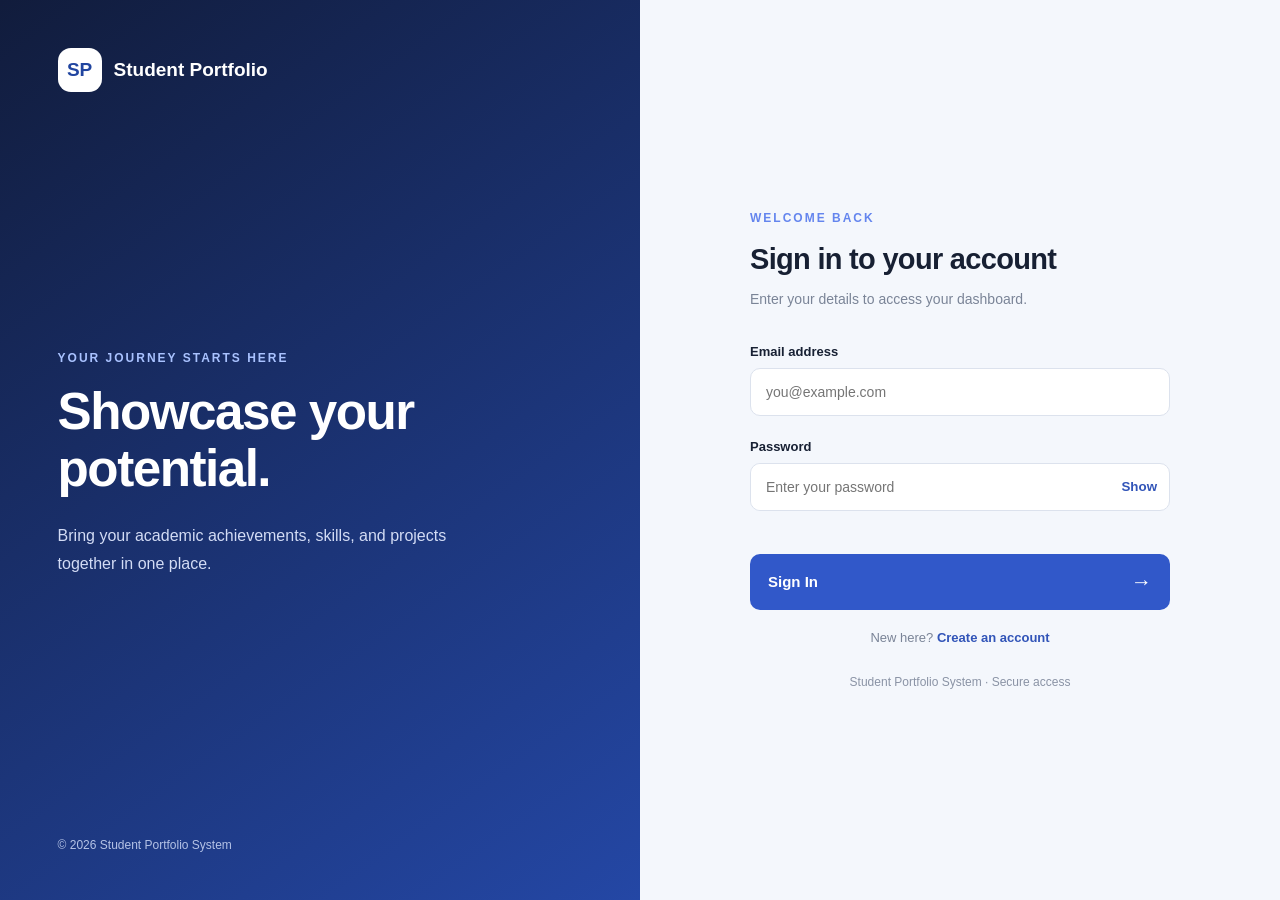
<file: backend/app/frontend/index.html>
<!DOCTYPE html>
<html lang="en">
<head>
  <meta charset="UTF-8">
  <meta name="viewport" content="width=device-width, initial-scale=1.0">
  <meta name="theme-color" content="#172554">
  <title>Student Portfolio | Dashboard</title>
  <link rel="stylesheet" href="style.css">
  <script src="script.js" defer></script>
</head>
<body>
  <aside class="sidebar">
    <a class="brand" href="#" aria-label="Student Portfolio home">
      <span class="brand-icon">SP</span>
      <span>Student<span class="brand-light">Portfolio</span></span>
    </a>

    <p class="nav-label">WORKSPACE</p>
    <nav class="navigation" aria-label="Main navigation">
      <a href="#dashboard" class="nav-link active">
        <span>▦</span> Dashboard
      </a>
      <a href="#students" class="nav-link">
        <span>♙</span> Students
      </a>
      <a href="#studentForm" class="nav-link">
        <span>＋</span> Add Student
      </a>
      <a href="#portfolioItems" class="nav-link">
        <span>✦</span> Portfolio
      </a>
    </nav>

    <div class="sidebar-bottom">
      <div class="sidebar-note">
        <span class="note-icon">✦</span>
        <strong>Student Workspace</strong>
        <p>Keep student profiles organized in one place.</p>
      </div>
      <p class="sidebar-footer">Student Portfolio System</p>
    </div>
  </aside>

  <main class="main-content" id="dashboard">
    <header class="topbar">
      <div>
        <p class="eyebrow">WORKSPACE / OVERVIEW</p>
        <h1>Dashboard</h1>
      </div>
      <div class="topbar-right">
        <span class="status-dot" id="apiStatus">
          <span class="dot"></span>
          Connecting...
        </span>
        <button type="button" id="logoutButton" class="button button-light">
          Sign out
        </button>
        <span class="avatar" aria-hidden="true">SP</span>
      </div>
    </header>

    <section class="welcome-banner">
      <div class="welcome-copy">
        <span class="welcome-tag">STUDENT MANAGEMENT</span>
        <h2>Welcome to your workspace 👋</h2>
        <p>Manage student profiles, explore skills, and keep information organized.</p>
        <a href="#studentForm" class="welcome-button">＋ Add a student</a>
      </div>
      <div class="welcome-art" aria-hidden="true">
        <div class="art-circle circle-one"></div>
        <div class="art-circle circle-two"></div>
        <div class="art-card">
          <span class="art-symbol">♙</span>
          <span class="art-line"></span>
          <span class="art-line short"></span>
          <span class="art-check">✓</span>
        </div>
      </div>
    </section>

    <section class="stats-grid" aria-label="Dashboard statistics">
      <article class="stat-card">
        <div class="stat-icon blue">♙</div>
        <p class="stat-label">Total Students</p>
        <p class="stat-number" id="totalStudents">—</p>
        <p class="stat-foot">Registered profiles</p>
      </article>

      <article class="stat-card">
        <div class="stat-icon purple">⌕</div>
        <p class="stat-label">Departments</p>
        <p class="stat-number" id="totalDepartments">—</p>
        <p class="stat-foot">Unique departments</p>
      </article>

      <article class="stat-card">
        <div class="stat-icon green">✓</div>
        <p class="stat-label">Profiles with Skills</p>
        <p class="stat-number" id="profilesWithSkills">—</p>
        <p class="stat-foot">Skills information added</p>
      </article>
    </section>

    <section class="content-section" id="students">
      <div class="section-heading">
        <div>
          <p class="eyebrow">YOUR DIRECTORY</p>
          <h2>Student Profiles</h2>
          <p class="section-description">View, search, and manage student information.</p>
        </div>
        <button type="button" id="refreshButton" class="button button-light">
          ↻ Refresh
        </button>
      </div>

      <div class="toolbar">
        <label class="search-box">
          <span aria-hidden="true">⌕</span>
          <input
            type="search"
            id="searchInput"
            placeholder="Search name, email, department..."
            aria-label="Search student profiles"
          >
        </label>
        <span class="result-count" id="studentCount">Loading profiles...</span>
      </div>

      <div id="studentList" class="student-grid" aria-live="polite">
        <div class="empty-state">Loading student profiles...</div>
      </div>
    </section>

    <section class="content-section form-section" id="studentFormSection">
      <div class="section-heading">
        <div>
          <p class="eyebrow">PROFILE MANAGEMENT</p>
          <h2 id="formTitle">Add New Student</h2>
          <p class="section-description">Enter student details to create a profile.</p>
        </div>
      </div>

      <form id="studentForm">
        <input type="hidden" id="studentId">

        <div class="form-grid">
          <div class="form-field">
            <label for="name">Full Name <span>*</span></label>
            <input id="name" name="name" required maxlength="100"
              placeholder="Enter full name">
          </div>

          <div class="form-field">
            <label for="email">Email Address <span>*</span></label>
            <input id="email" name="email" type="email" required maxlength="150"
              placeholder="student@example.com">
          </div>

          <div class="form-field">
            <label for="department">Department <span>*</span></label>
            <input id="department" name="department" required maxlength="100"
              placeholder="e.g. Computer Science">
          </div>

          <div class="form-field">
            <label for="college">College</label>
            <input id="college" name="college" maxlength="150"
              placeholder="Enter college name">
          </div>

          <div class="form-field full-width">
            <label for="bio">About Student</label>
            <textarea id="bio" name="bio" maxlength="2000"
              placeholder="Write a short introduction..."></textarea>
          </div>

          <div class="form-field full-width">
            <label for="skills">Skills</label>
            <input id="skills" name="skills" maxlength="500"
              placeholder="Python, Java, HTML, SQL">
            <small>Separate multiple skills with commas.</small>
          </div>
        </div>

        <div class="form-actions">
          <button type="submit" id="saveButton" class="button button-primary">
            Save Student
          </button>
          <button type="button" id="cancelButton" class="button button-light" hidden>
            Cancel
          </button>
        </div>

        <p id="message" class="message" role="status" aria-live="polite"></p>
      </form>
    </section>

    <section class="content-section" id="portfolioItems">
      <div class="section-heading">
        <div>
          <p class="eyebrow">STUDENT WORK</p>
          <h2>Achievements, Activities &amp; Projects</h2>
          <p class="section-description">Browse and manage portfolio items linked to student profiles.</p>
        </div>
        <button type="button" id="refreshItemsButton" class="button button-light">
          ↻ Refresh
        </button>
      </div>

      <div class="toolbar portfolio-toolbar">
        <label class="filter-field">
          <span>Student</span>
          <select id="itemStudentFilter" aria-label="Filter portfolio items by student">
            <option value="">All students</option>
          </select>
        </label>
        <label class="filter-field">
          <span>Category</span>
          <select id="itemCategoryFilter" aria-label="Filter portfolio items by category">
            <option value="">All categories</option>
            <option value="achievement">Achievement</option>
            <option value="activity">Activity</option>
            <option value="project">Project</option>
          </select>
        </label>
        <span class="result-count" id="itemCount">Loading portfolio items...</span>
      </div>

      <div id="itemList" class="item-grid" aria-live="polite">
        <div class="empty-state">Loading portfolio items...</div>
      </div>
    </section>

    <section class="content-section form-section" id="portfolioFormSection">
      <div class="section-heading">
        <div>
          <p class="eyebrow">PORTFOLIO MANAGEMENT</p>
          <h2 id="itemFormTitle">Add Portfolio Item</h2>
          <p class="section-description">Record an achievement, activity, or project for a student.</p>
        </div>
      </div>

      <form id="itemForm">
        <input type="hidden" id="itemId">

        <div class="form-grid">
          <div class="form-field">
            <label for="itemStudentId">Student <span>*</span></label>
            <select id="itemStudentId" required>
              <option value="">Select a student</option>
            </select>
          </div>

          <div class="form-field">
            <label for="itemCategory">Category <span>*</span></label>
            <select id="itemCategory" required>
              <option value="">Select a category</option>
              <option value="achievement">Achievement</option>
              <option value="activity">Activity</option>
              <option value="project">Project</option>
            </select>
          </div>

          <div class="form-field full-width">
            <label for="itemTitle">Title <span>*</span></label>
            <input id="itemTitle" required maxlength="150" placeholder="Enter a title">
          </div>

          <div class="form-field full-width">
            <label for="itemDescription">Description <span>*</span></label>
            <textarea id="itemDescription" required placeholder="Describe the item..."></textarea>
          </div>

          <div class="form-field">
            <label for="itemTechnologies">Technologies</label>
            <input id="itemTechnologies" maxlength="300" placeholder="Python, React, SQL">
          </div>

          <div class="form-field">
            <label for="itemLink">Link</label>
            <input id="itemLink" type="url" maxlength="500" placeholder="https://example.com">
          </div>
        </div>

        <div class="form-actions">
          <button type="submit" id="saveItemButton" class="button button-primary">
            Save Item
          </button>
          <button type="button" id="cancelItemButton" class="button button-light" hidden>
            Cancel
          </button>
        </div>

        <p id="itemMessage" class="message" role="status" aria-live="polite"></p>
      </form>
    </section>

    <footer class="page-footer">
      <span>Student Portfolio System</span>
      <span>Student information management</span>
    </footer>
  </main>
</body>
</html>
</file>
<file: backend/app/frontend/style.css>
@import url('https://fonts.googleapis.com/css2?family=Inter:wght@400;500;600;700;800&display=swap');

:root {
  --primary: #3659d9;
  --primary-dark: #2847bb;
  --navy: #172554;
  --background: #f5f7fc;
  --surface: #ffffff;
  --text: #1c2942;
  --muted: #758198;
  --border: #e6eaf2;
  --green: #16865c;
  --red: #bd3434;
  --radius: 15px;
}

* {
  box-sizing: border-box;
}

html {
  scroll-behavior: smooth;
  scroll-padding-top: 25px;
}

body {
  margin: 0;
  font-family: 'Inter', Arial, sans-serif;
  background: var(--background);
  color: var(--text);
  line-height: 1.6;
}

button, input, textarea {
  font: inherit;
}

button, a {
  -webkit-tap-highlight-color: transparent;
}

a {
  color: inherit;
  text-decoration: none;
}

button {
  cursor: pointer;
}

.sidebar {
  position: fixed;
  inset: 0 auto 0 0;
  z-index: 10;
  display: flex;
  flex-direction: column;
  width: 245px;
  padding: 28px 17px 18px;
  background: var(--navy);
  color: white;
}

.brand {
  display: flex;
  align-items: center;
  gap: 11px;
  padding: 0 7px;
  font-size: 16px;
  font-weight: 800;
  letter-spacing: -0.4px;
}

.brand-icon {
  display: grid;
  width: 38px;
  height: 38px;
  place-items: center;
  border-radius: 11px;
  background: #4569ed;
  color: white;
  font-size: 13px;
  letter-spacing: 0;
}

.brand-light {
  display: block;
  color: #aebfe8;
  font-weight: 500;
}

.nav-label {
  margin: 43px 10px 12px;
  color: #8998bd;
  font-size: 10px;
  font-weight: 800;
  letter-spacing: 1.5px;
}

.navigation {
  display: grid;
  gap: 7px;
}

.nav-link {
  display: flex;
  align-items: center;
  gap: 13px;
  padding: 12px 13px;
  border-radius: 9px;
  color: #bac5e0;
  font-size: 13px;
  font-weight: 500;
  transition: 0.2s ease;
}

.nav-link span {
  width: 19px;
  text-align: center;
  font-size: 19px;
}

.nav-link:hover,
.nav-link.active {
  background: #ffffff13;
  color: white;
}

.nav-link.active {
  box-shadow: inset 3px 0 #7390ff;
}

.sidebar-bottom {
  margin-top: auto;
}

.sidebar-note {
  padding: 16px;
  border: 1px solid #ffffff16;
  border-radius: 12px;
  background: #ffffff08;
}

.note-icon {
  display: block;
  margin-bottom: 9px;
  color: #9db1ff;
  font-size: 21px;
}

.sidebar-note strong {
  font-size: 12px;
}

.sidebar-note p {
  margin: 6px 0 0;
  color: #aebbd7;
  font-size: 11px;
  line-height: 1.7;
}

.sidebar-footer {
  margin: 22px 0 0;
  color: #8493b6;
  text-align: center;
  font-size: 10px;
}

.main-content {
  min-height: 100vh;
  margin-left: 245px;
  padding: 0 38px;
}

.topbar {
  display: flex;
  min-height: 105px;
  align-items: center;
  justify-content: space-between;
  gap: 18px;
  border-bottom: 1px solid var(--border);
}

.eyebrow {
  margin: 0 0 5px;
  color: var(--primary);
  font-size: 10px;
  font-weight: 800;
  letter-spacing: 1.3px;
}

.topbar h1 {
  margin: 0;
  font-size: 25px;
  font-weight: 800;
  letter-spacing: -0.8px;
}

.topbar-right {
  display: flex;
  align-items: center;
  gap: 16px;
}

.status-dot {
  display: inline-flex;
  align-items: center;
  gap: 7px;
  padding: 8px 11px;
  border: 1px solid var(--border);
  border-radius: 30px;
  background: white;
  color: #64718a;
  font-size: 11px;
  font-weight: 600;
}

.dot {
  width: 7px;
  height: 7px;
  border-radius: 50%;
  background: #e4a331;
}

.status-dot.connected {
  color: var(--green);
}

.status-dot.connected .dot {
  background: #21a675;
}

.status-dot.disconnected {
  color: var(--red);
}

.status-dot.disconnected .dot {
  background: #dc4545;
}

.avatar {
  display: grid;
  width: 38px;
  height: 38px;
  place-items: center;
  border: 1px solid #dce4ff;
  border-radius: 50%;
  background: #e8edff;
  color: var(--primary);
  font-size: 12px;
  font-weight: 800;
}

.welcome-banner {
  position: relative;
  display: flex;
  min-height: 225px;
  align-items: center;
  justify-content: space-between;
  gap: 20px;
  margin-top: 28px;
  padding: 30px 35px;
  overflow: hidden;
  border-radius: 18px;
  background: linear-gradient(115deg, #233c9c, #4168eb);
  color: white;
}

.welcome-copy {
  position: relative;
  z-index: 2;
  max-width: 560px;
}

.welcome-tag {
  display: inline-block;
  padding: 5px 9px;
  border: 1px solid #ffffff35;
  border-radius: 5px;
  background: #ffffff12;
  color: #e2e9ff;
  font-size: 9px;
  font-weight: 800;
  letter-spacing: 1.1px;
}

.welcome-banner h2 {
  margin: 12px 0 7px;
  font-size: clamp(20px, 2.5vw, 28px);
  line-height: 1.3;
  letter-spacing: -0.7px;
}

.welcome-banner p {
  max-width: 450px;
  margin: 0 0 20px;
  color: #dce5ff;
  font-size: 12px;
}

.welcome-button {
  display: inline-flex;
  align-items: center;
  gap: 7px;
  padding: 10px 14px;
  border-radius: 8px;
  background: white;
  color: #2948bb;
  font-size: 12px;
  font-weight: 700;
  transition: 0.2s;
}

.welcome-button:hover {
  background: #edf1ff;
  transform: translateY(-1px);
}

.welcome-art {
  position: relative;
  flex: 0 0 185px;
  height: 165px;
}

.art-circle {
  position: absolute;
  border: 1px solid #ffffff25;
  border-radius: 50%;
}

.circle-one {
  inset: 0 0 0 20px;
}

.circle-two {
  inset: 18px 20px 18px 40px;
}

.art-card {
  position: absolute;
  top: 28px;
  left: 48px;
  display: flex;
  width: 95px;
  height: 108px;
  flex-direction: column;
  align-items: center;
  justify-content: center;
  gap: 9px;
  border: 1px solid #ffffff55;
  border-radius: 13px;
  background: #ffffff1c;
  box-shadow: 0 12px 30px #132b7b30;
  transform: rotate(5deg);
}

.art-symbol {
  display: grid;
  width: 36px;
  height: 36px;
  place-items: center;
  border-radius: 50%;
  background: #ffffff29;
  font-size: 24px;
}

.art-line {
  width: 53px;
  height: 5px;
  border-radius: 9px;
  background: #ffffffa0;
}

.art-line.short {
  width: 34px;
  margin-right: 19px;
  background: #ffffff55;
}

.art-check {
  position: absolute;
  top: -9px;
  right: -9px;
  display: grid;
  width: 26px;
  height: 26px;
  place-items: center;
  border: 3px solid #4168eb;
  border-radius: 50%;
  background: #4bd0a0;
  color: #143c5a;
  font-size: 12px;
  font-weight: 800;
}

.stats-grid {
  display: grid;
  grid-template-columns: repeat(3, minmax(0, 1fr));
  gap: 17px;
  margin-top: 23px;
}

.stat-card {
  padding: 20px;
  border: 1px solid var(--border);
  border-radius: var(--radius);
  background: var(--surface);
  box-shadow: 0 5px 20px #17255405;
}

.stat-icon {
  display: grid;
  width: 38px;
  height: 38px;
  place-items: center;
  border-radius: 11px;
  font-size: 20px;
}

.stat-icon.blue {
  background: #e9efff;
  color: #3659d9;
}

.stat-icon.purple {
  background: #f1eaff;
  color: #8255d7;
}

.stat-icon.green {
  background: #e2f7ed;
  color: #16865c;
}

.stat-label {
  margin: 15px 0 2px;
  color: #6c7890;
  font-size: 12px;
  font-weight: 500;
}

.stat-number {
  margin: 0;
  font-size: 29px;
  font-weight: 800;
  letter-spacing: -1px;
  line-height: 1.35;
}

.stat-foot {
  margin: 7px 0 0;
  color: #96a0b3;
  font-size: 10px;
}

.content-section {
  margin-top: 32px;
}

.section-heading {
  display: flex;
  align-items: center;
  justify-content: space-between;
  gap: 15px;
  margin-bottom: 20px;
}

.section-heading h2 {
  margin: 0;
  font-size: 20px;
  font-weight: 800;
  letter-spacing: -0.5px;
}

.section-description {
  margin: 5px 0 0;
  color: var(--muted);
  font-size: 12px;
}

.button {
  display: inline-flex;
  align-items: center;
  justify-content: center;
  gap: 7px;
  padding: 10px 14px;
  border: 1px solid transparent;
  border-radius: 8px;
  font-size: 12px;
  font-weight: 700;
  transition: 0.2s;
}

.button-primary {
  background: var(--primary);
  color: white;
}

.button-primary:hover {
  background: var(--primary-dark);
}

.button-light {
  border-color: var(--border);
  background: white;
  color: #40506b;
}

.button-light:hover {
  border-color: #bdcbfa;
  background: #f1f4ff;
  color: var(--primary);
}

.button-danger {
  border-color: #f8dcdc;
  background: #fff1f1;
  color: var(--red);
}

.button-danger:hover {
  background: #ffe4e4;
}

.toolbar {
  display: flex;
  align-items: center;
  justify-content: space-between;
  gap: 14px;
  margin-bottom: 17px;
}

.search-box {
  display: flex;
  width: min(100%, 480px);
  align-items: center;
  gap: 10px;
  padding: 0 13px;
  border: 1px solid #e2e7f0;
  border-radius: 9px;
  background: white;
  color: #8c98ad;
}

.search-box:focus-within {
  border-color: var(--primary);
  box-shadow: 0 0 0 3px #3659d915;
}

.search-box > span {
  font-size: 23px;
  line-height: 1;
}

.search-box input {
  width: 100%;
  min-width: 0;
  padding: 12px 0;
  border: 0;
  outline: none;
  background: transparent;
  color: var(--text);
  font-size: 12px;
}

.search-box input:focus {
  box-shadow: none;
}

.result-count {
  flex-shrink: 0;
  color: #7d899e;
  font-size: 11px;
}

.student-grid {
  display: grid;
  grid-template-columns: repeat(2, minmax(0, 1fr));
  gap: 16px;
}

.student-card {
  min-width: 0;
  padding: 21px;
  border: 1px solid var(--border);
  border-radius: var(--radius);
  background: white;
  box-shadow: 0 5px 20px #17255405;
  transition: transform 0.2s, box-shadow 0.2s;
}

.student-card:hover {
  transform: translateY(-3px);
  box-shadow: 0 12px 30px #1725540e;
}

.student-card-top {
  display: flex;
  align-items: flex-start;
  gap: 12px;
}

.student-avatar {
  display: grid;
  width: 43px;
  height: 43px;
  flex-shrink: 0;
  place-items: center;
  border-radius: 12px;
  background: #eaf0ff;
  color: #3659d9;
  font-size: 15px;
  font-weight: 800;
}

.student-heading {
  min-width: 0;
  flex: 1;
}

.student-card h3 {
  margin: 0;
  font-size: 15px;
  font-weight: 800;
  line-height: 1.5;
  overflow-wrap: anywhere;
}

.student-card .email {
  margin: 3px 0 0;
  color: #3659d9;
  font-size: 11px;
  overflow-wrap: anywhere;
}

.student-id {
  flex-shrink: 0;
  padding: 4px 7px;
  border-radius: 5px;
  background: #f0f3f9;
  color: #6f7c94;
  font-size: 9px;
  font-weight: 700;
}

.student-divider {
  height: 1px;
  margin: 17px 0;
  background: #edf0f6;
}

.student-detail {
  display: flex;
  align-items: flex-start;
  gap: 8px;
  margin: 9px 0;
  color: #65718a;
  font-size: 11px;
  overflow-wrap: anywhere;
}

.detail-label {
  min-width: 76px;
  color: #99a3b5;
}

.student-bio {
  margin: 12px 0;
  color: #64718a;
  font-size: 12px;
  line-height: 1.7;
  overflow-wrap: anywhere;
  white-space: pre-wrap;
}

.skill-list {
  display: flex;
  flex-wrap: wrap;
  gap: 6px;
  margin-top: 10px;
}

.skill-tag {
  display: inline-block;
  padding: 5px 8px;
  border-radius: 6px;
  background: #edf2ff;
  color: #3652b6;
  font-size: 10px;
  font-weight: 600;
  overflow-wrap: anywhere;
}

.no-skills {
  color: #98a2b3;
  font-size: 11px;
}

.card-actions {
  display: flex;
  flex-wrap: wrap;
  gap: 8px;
  margin-top: 18px;
  padding-top: 15px;
  border-top: 1px solid #edf0f6;
}

.card-actions .button {
  padding: 8px 11px;
  font-size: 11px;
}

.empty-state {
  grid-column: 1 / -1;
  padding: 38px 20px;
  border: 1px dashed #d6ddeb;
  border-radius: var(--radius);
  background: white;
  color: #748199;
  text-align: center;
  font-size: 13px;
}

.form-section {
  padding: 27px;
  border: 1px solid var(--border);
  border-radius: var(--radius);
  background: white;
  box-shadow: 0 5px 20px #17255405;
}

.form-section form {
  margin-top: 22px;
}

.form-grid {
  display: grid;
  grid-template-columns: repeat(2, minmax(0, 1fr));
  gap: 18px;
}

.form-field {
  min-width: 0;
}

.form-field.full-width {
  grid-column: 1 / -1;
}

.form-field label {
  display: block;
  margin-bottom: 7px;
  color: #35435c;
  font-size: 12px;
  font-weight: 700;
}

.form-field label span {
  color: #d64545;
}

.form-field input,
.form-field textarea,
.form-field select {
  display: block;
  width: 100%;
  padding: 12px 13px;
  border: 1px solid #dce3ef;
  border-radius: 9px;
  outline: none;
  background: #fbfcff;
  color: var(--text);
  font-size: 12px;
  transition: 0.2s;
}

.form-field input:focus,
.form-field textarea:focus,
.form-field select:focus {
  border-color: var(--primary);
  box-shadow: 0 0 0 3px #3659d915;
  background: white;
}

.form-field textarea {
  min-height: 100px;
  resize: vertical;
}

.form-field small {
  display: block;
  margin-top: 6px;
  color: #8792a6;
  font-size: 10px;
}

.form-actions {
  display: flex;
  flex-wrap: wrap;
  gap: 10px;
  margin-top: 23px;
}

.message {
  min-height: 20px;
  margin: 13px 0 0;
  color: #64718a;
  font-size: 12px;
  overflow-wrap: anywhere;
}

.message.success {
  color: var(--green);
}

.message.error {
  color: var(--red);
}

.page-footer {
  display: flex;
  justify-content: space-between;
  gap: 12px;
  margin-top: 40px;
  padding: 22px 0;
  border-top: 1px solid var(--border);
  color: #929db0;
  font-size: 10px;
}

[hidden] {
  display: none !important;
}

.portfolio-toolbar {
  justify-content: flex-start;
  flex-wrap: wrap;
}

.filter-field {
  display: grid;
  gap: 5px;
  color: #748199;
  font-size: 10px;
  font-weight: 700;
}

.filter-field select,
.form-field select {
  min-width: 150px;
  padding: 10px 12px;
  border: 1px solid #dce3ef;
  border-radius: 9px;
  outline: none;
  background: white;
  color: var(--text);
  font-size: 12px;
}

.item-grid {
  display: grid;
  grid-template-columns: repeat(2, minmax(0, 1fr));
  gap: 16px;
}

.item-card {
  min-width: 0;
  padding: 21px;
  border: 1px solid var(--border);
  border-radius: var(--radius);
  background: white;
  box-shadow: 0 5px 20px #17255405;
}

.item-card-heading {
  display: flex;
  align-items: center;
  justify-content: space-between;
  gap: 10px;
}

.item-category {
  padding: 5px 8px;
  border-radius: 6px;
  background: #edf2ff;
  color: #3652b6;
  font-size: 10px;
  font-weight: 700;
  text-transform: capitalize;
}

.item-card h3 {
  margin: 14px 0 4px;
  font-size: 15px;
  overflow-wrap: anywhere;
}

.item-student,
.item-technologies,
.item-link {
  margin: 7px 0;
  color: #748199;
  font-size: 11px;
  overflow-wrap: anywhere;
}

.item-description {
  margin: 12px 0;
  color: #64718a;
  font-size: 12px;
  line-height: 1.7;
  overflow-wrap: anywhere;
  white-space: pre-wrap;
}

.item-link a {
  color: var(--primary);
  font-weight: 700;
}

@media (min-width: 1500px) {
  .main-content {
    padding-right: 55px;
    padding-left: 55px;
  }
}

@media (max-width: 1100px) {
  .sidebar {
    width: 210px;
  }

  .main-content {
    margin-left: 210px;
    padding: 0 25px;
  }

  .welcome-art {
    flex-basis: 135px;
  }

  .student-grid {
    grid-template-columns: 1fr;
  }

  .item-grid {
    grid-template-columns: 1fr;
  }

  .stats-grid {
    gap: 11px;
  }

  .stat-card {
    padding: 15px;
  }
}

@media (max-width: 760px) {
  .sidebar {
    position: relative;
    inset: auto;
    width: 100%;
    padding: 16px 20px;
  }

  .brand {
    padding: 0;
  }

  .nav-label,
  .sidebar-bottom {
    display: none;
  }

  .navigation {
    display: flex;
    flex-wrap: wrap;
    gap: 5px;
    margin-top: 16px;
  }

  .nav-link {
    gap: 7px;
    padding: 8px 10px;
    font-size: 11px;
  }

  .nav-link span {
    width: auto;
    font-size: 15px;
  }

  .main-content {
    margin-left: 0;
    padding: 0 20px;
  }

  .topbar {
    min-height: 85px;
  }

  .welcome-banner {
    min-height: 200px;
    padding: 24px;
  }

  .welcome-art {
    display: none;
  }

  .stats-grid {
    grid-template-columns: repeat(3, minmax(0, 1fr));
  }

  .stat-card {
    padding: 12px;
  }

  .stat-number {
    font-size: 24px;
  }

  .stat-label {
    font-size: 10px;
  }

  .stat-foot {
    font-size: 9px;
  }
}

@media (max-width: 480px) {
  .main-content {
    padding: 0 14px;
  }

  .topbar h1 {
    font-size: 22px;
  }

  .topbar-right {
    gap: 8px;
  }

  .status-dot {
    padding: 7px;
    font-size: 9px;
  }

  .avatar {
    width: 32px;
    height: 32px;
  }

  .welcome-banner {
    padding: 20px;
  }

  .welcome-banner h2 {
    font-size: 21px;
  }

  .stats-grid {
    grid-template-columns: 1fr;
  }

  .stat-card {
    display: grid;
    grid-template-columns: 42px 1fr;
    column-gap: 12px;
    align-items: center;
  }

  .stat-icon {
    grid-row: span 3;
  }

  .stat-label {
    margin: 0;
  }

  .stat-number {
    font-size: 23px;
  }

  .stat-foot {
    margin-top: 2px;
  }

  .section-heading {
    align-items: flex-start;
  }

  .section-heading h2 {
    font-size: 18px;
  }

  .section-description {
    max-width: 250px;
  }

  .toolbar {
    align-items: stretch;
    flex-direction: column;
  }

  .search-box {
    width: 100%;
  }

  .result-count {
    align-self: flex-end;
  }

  .form-section {
    padding: 20px 15px;
  }

  .form-grid {
    grid-template-columns: 1fr;
    gap: 15px;
  }

  .form-field.full-width {
    grid-column: auto;
  }

  .page-footer {
    flex-direction: column;
    gap: 4px;
  }
}
</file>
<file: backend/app/frontend/login.css>
* {
    box-sizing: border-box;
    margin: 0;
    padding: 0;
}

body {
    font-family: "Segoe UI", Arial, sans-serif;
    background: #f4f7fc;
    color: #172033;
    min-height: 100vh;
}

.login-container {
    display: grid;
    grid-template-columns: 1fr 1fr;
    min-height: 100vh;
}

.welcome-panel {
    background: linear-gradient(145deg, #111c3c, #2447a5);
    color: white;
    padding: 48px 9%;
    display: flex;
    flex-direction: column;
    justify-content: space-between;
    min-height: 100vh;
}

.brand {
    display: flex;
    align-items: center;
    gap: 12px;
    font-size: 19px;
    font-weight: 700;
}

.brand-icon,
.mobile-brand {
    display: grid;
    place-items: center;
    width: 44px;
    height: 44px;
    border-radius: 13px;
    background: #ffffff;
    color: #2145a0;
    font-weight: 800;
}

.welcome-content {
    max-width: 480px;
    margin: 60px 0;
}

.eyebrow {
    color: #6485ee;
    font-size: 12px;
    font-weight: 800;
    letter-spacing: 2px;
    margin-bottom: 18px;
}

.welcome-panel .eyebrow {
    color: #a9c2ff;
}

.welcome-content h1 {
    font-size: clamp(38px, 4vw, 60px);
    line-height: 1.12;
    margin-bottom: 24px;
    letter-spacing: -1.5px;
}

.welcome-content > p:last-child {
    max-width: 390px;
    color: #d3dcf5;
    font-size: 16px;
    line-height: 1.8;
}

.copyright {
    color: #b5c3e6;
    font-size: 12px;
}

.form-panel {
    display: flex;
    justify-content: center;
    align-items: center;
    padding: 40px 24px;
}

.login-card {
    width: 100%;
    max-width: 420px;
}

.login-card h2 {
    font-size: 29px;
    letter-spacing: -0.7px;
    margin-bottom: 12px;
}

.subtitle {
    color: #7a8497;
    line-height: 1.7;
    font-size: 14px;
    margin-bottom: 32px;
}

form label {
    display: block;
    font-size: 13px;
    font-weight: 700;
    margin-bottom: 9px;
}

form > input,
.password-box input {
    width: 100%;
    min-width: 0;
    border: 1px solid #dce2ed;
    background: white;
    border-radius: 10px;
    padding: 15px;
    outline: none;
    font-size: 14px;
    color: #172033;
}

form > input {
    margin-bottom: 23px;
}

form input:focus {
    border-color: #4169e1;
    box-shadow: 0 0 0 3px #4169e11c;
}

.password-box {
    display: flex;
    align-items: center;
    border: 1px solid #dce2ed;
    background: white;
    border-radius: 10px;
    margin-bottom: 8px;
    padding-right: 12px;
}

.password-box:focus-within {
    border-color: #4169e1;
    box-shadow: 0 0 0 3px #4169e11c;
}

.password-box input {
    border: none;
    box-shadow: none;
}

.password-box input:focus {
    box-shadow: none;
}

.password-box button {
    border: none;
    background: transparent;
    color: #3154b8;
    font-weight: 700;
    cursor: pointer;
}

.login-button {
    width: 100%;
    display: flex;
    align-items: center;
    justify-content: space-between;
    background: #3158c9;
    color: white;
    border: none;
    padding: 16px 18px;
    border-radius: 10px;
    font-size: 15px;
    font-weight: 700;
    cursor: pointer;
    margin-top: 15px;
    transition: background 0.2s;
}

.login-button:hover {
    background: #2445a9;
}

.login-button span {
    font-size: 21px;
}

.auth-message {
    min-height: 20px;
    font-size: 13px;
    line-height: 1.5;
}

.auth-message.error {
    color: #c62828;
}

.auth-message.success {
    color: #16865c;
}

.account-switch {
    margin-top: 20px;
    color: #7a8497;
    text-align: center;
    font-size: 13px;
}

.account-switch button {
    border: 0;
    background: transparent;
    color: #3154b8;
    font: inherit;
    font-weight: 700;
    cursor: pointer;
}

.optional-label {
    color: #7a8497;
    font-weight: 400;
}

.security-note {
    text-align: center;
    margin-top: 30px;
    color: #8a93a5;
    font-size: 12px;
}

.mobile-brand {
    display: none;
    margin-bottom: 28px;
}

@media (max-width: 760px) {
    .login-container {
        grid-template-columns: 1fr;
    }

    .welcome-panel {
        display: none;
    }

    .form-panel {
        min-height: 100vh;
        padding: 30px 22px;
    }

    .mobile-brand {
        display: grid;
    }

    .login-card h2 {
        font-size: 26px;
    }
}
</file>
